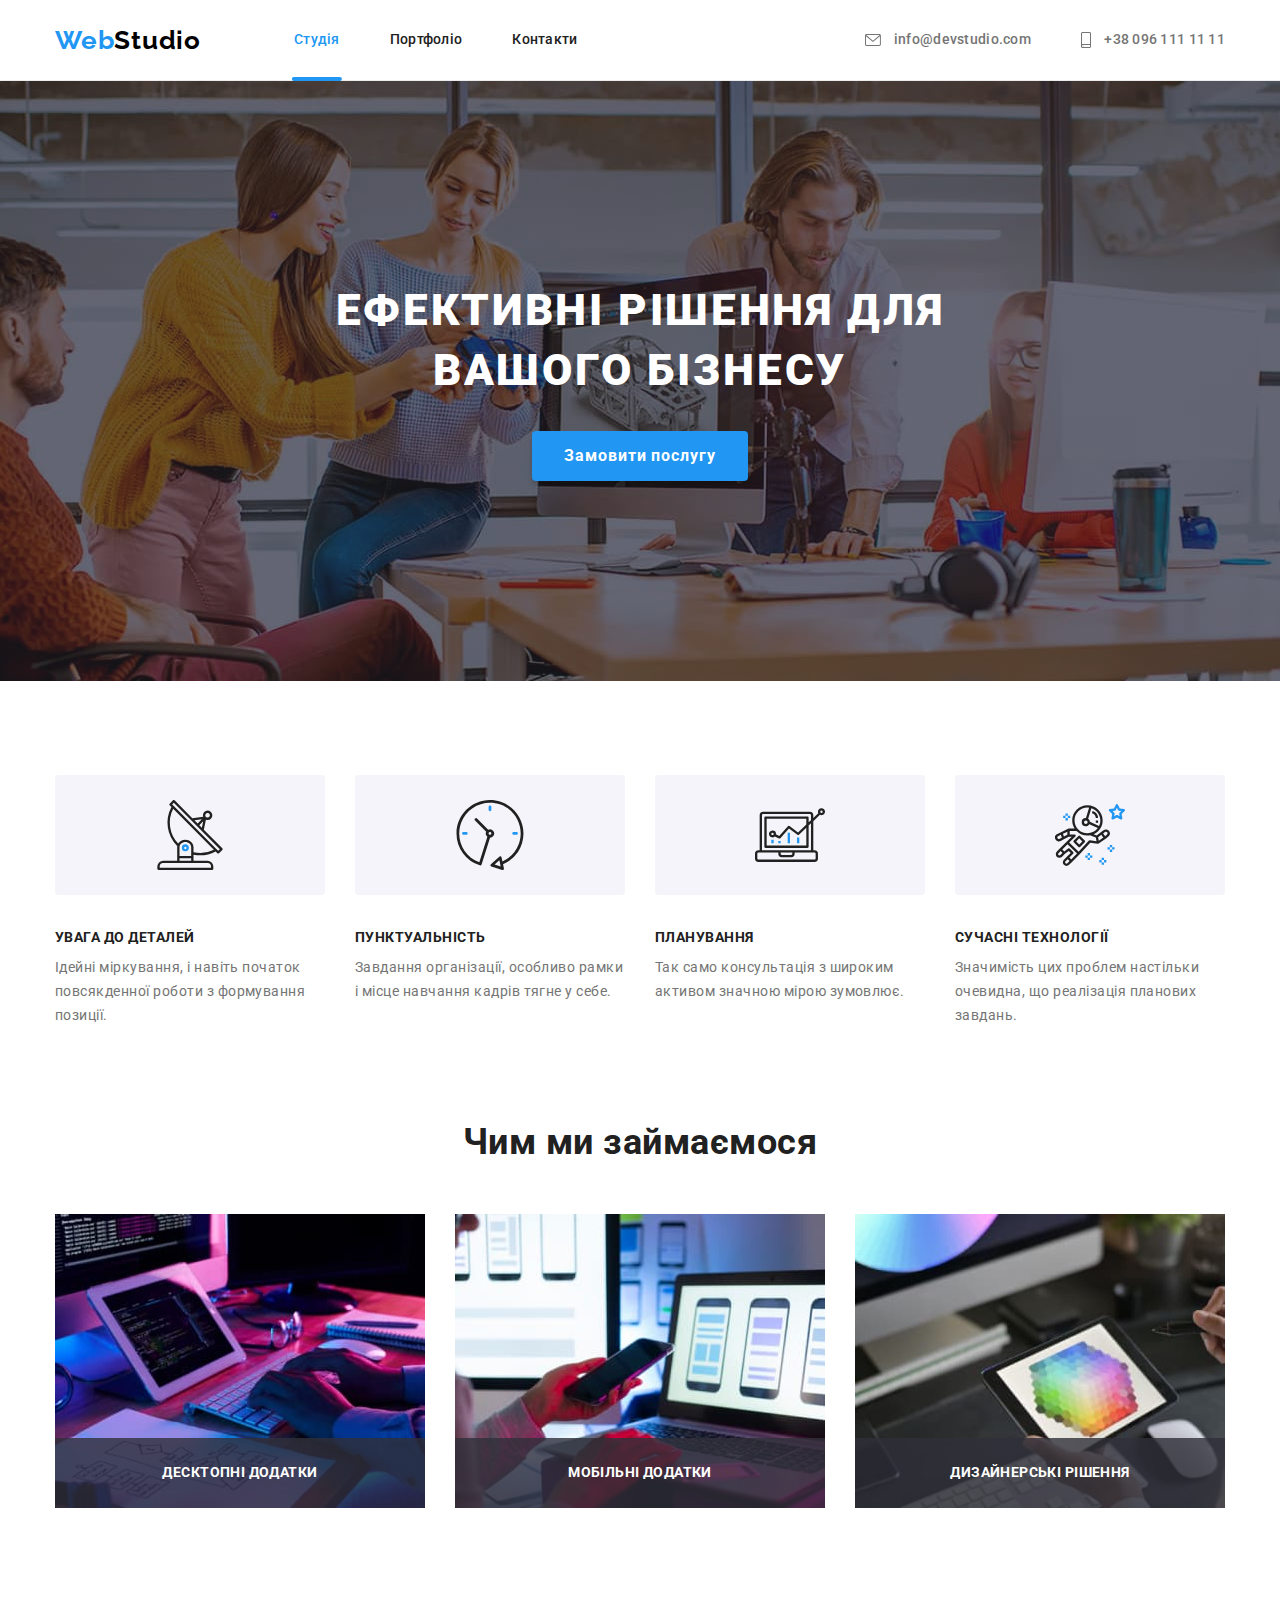
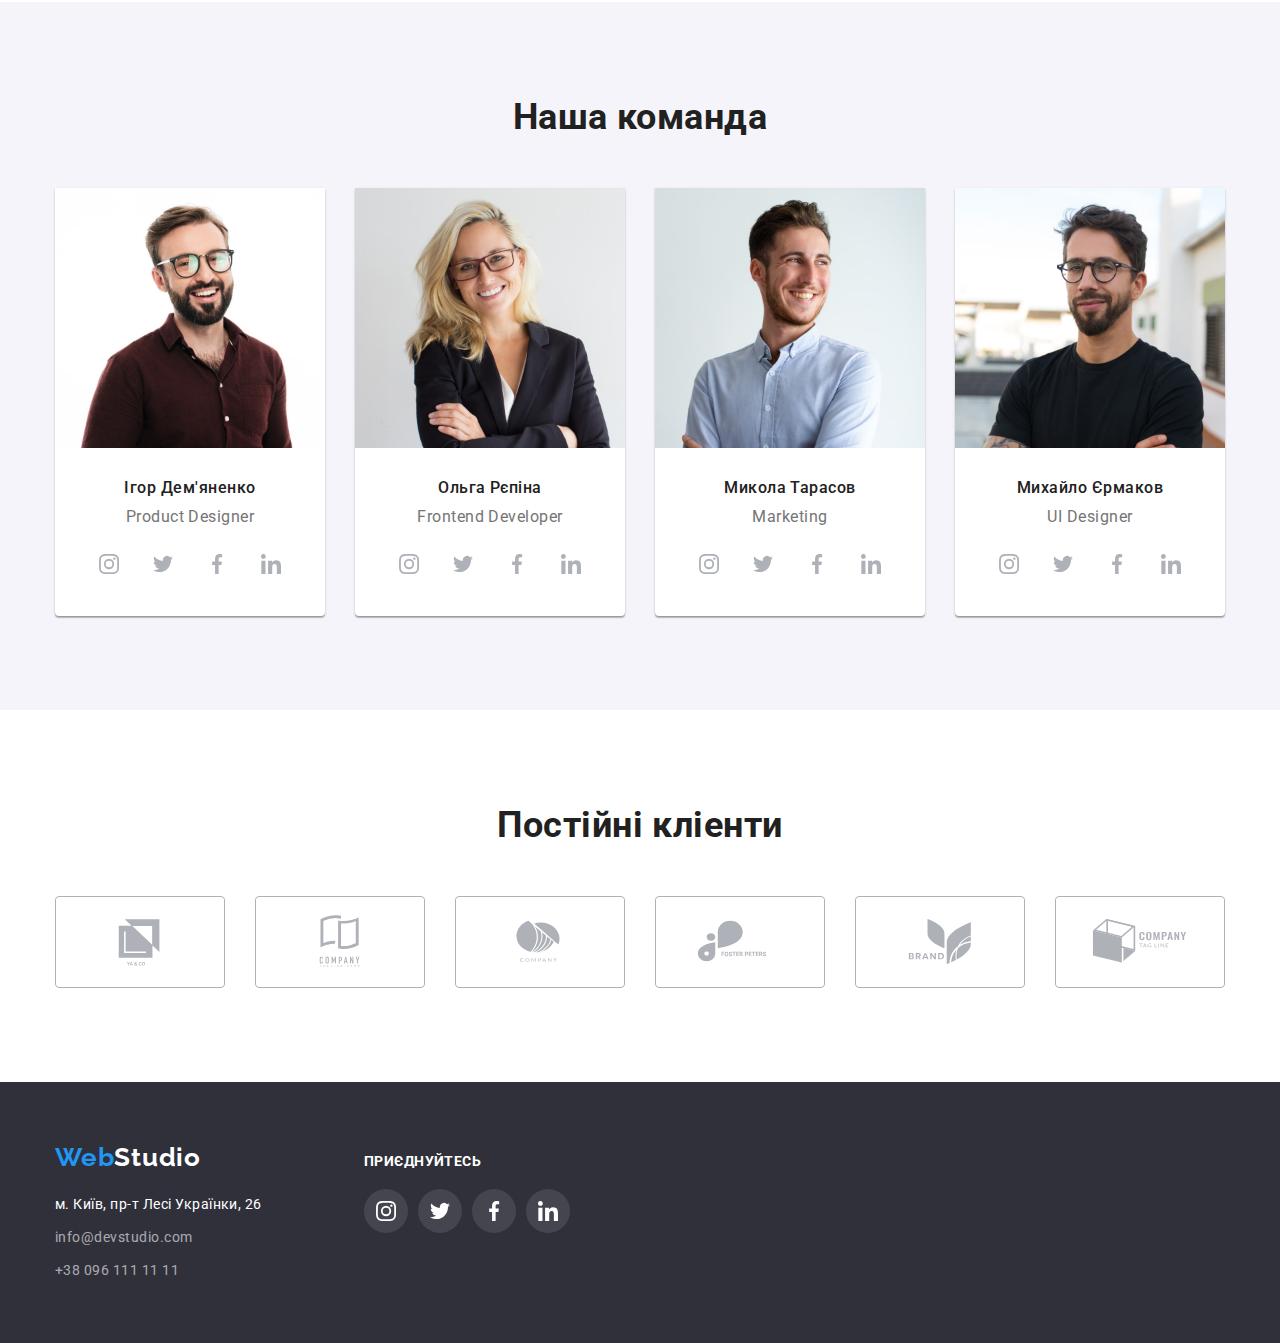
<file: index.html>
<!DOCTYPE html>
<html lang="en">

<head>
    <meta charset="UTF-8">
    <meta http-equiv="X-UA-Compatible" content="IE=edge">
    <meta name="viewport" content="width=device-width, initial-scale=1.0">
    <title>Web Studio</title>
    <link rel="preconnect" href="https://fonts.googleapis.com">
    <link rel="preconnect" href="https://fonts.gstatic.com" crossorigin>
    <link
        href="https://fonts.googleapis.com/css2?family=Raleway:wght@700&family=Roboto:wght@400;500;700;900&display=swap"
        rel="stylesheet">
    <link rel="stylesheet" href="https://cdnjs.cloudflare.com/ajax/libs/modern-normalize/1.0.0/modern-normalize.min.css" />
    <link rel="stylesheet" href="./css/styles.css">
</head>

<body>
    <header>
        <div class="container main-nav">
            <a href="./index.html" class="logo"><span>Web</span>Studio</a>
            <nav>
                <ul class="box">
                    <li class="item"><a href="./index.html" class="site-nav current">Студія</a></li>
                    <li class="item"><a href="./portfolio.html" class="site-nav">Портфоліо</a></li>
                    <li class="item"><a href="" class="site-nav">Контакти</a></li>
                </ul>
            </nav>
            <ul class="contact-box">
                <li class="item">
                    <a href="mailto:info@devstudio.com" class="contacts contact-box-email">
                        <svg class="nav-icon" width="16" height="12">
                            <use href="./images/icons.svg#icon-envelope"></use>
                        </svg>
                        info@devstudio.com</a></li>
                <li class="item">
                    <a href="tel:+380961111111" class="contacts contact-box-phone">
                        <svg class="nav-icon" width="10" height="16">
                            <use href="./images/icons.svg#icon-smartphone"></use>
                        </svg>
                        +38 096 111 11 11</a></li>
            </ul>
        </div>
    </header>

    <main>
        <!-- hero -->
        <section class="hero">
            <div class="container">
                <h1 class="hero-title">Ефективні рішення для <br />вашого бізнесу</h1>
                <button type="button" class="hero-button" data-open-modal>Замовити послугу</button>
            </div>
        </section>

        <!-- our advantages -->
        <section class="advantages">
            <div class="container">
                <ul class="section advant-box">
                    <li class="item icon-antenna">
                        <h3 class="advantage-item-title">Увага до деталей</h3>
                        <p class="text">Ідейні міркування, і навіть початок повсякденної роботи з формування позиції.</p>
                    </li>
                    <li class="item icon-clock">
                        <h3 class="advantage-item-title">Пунктуальність</h3>
                        <p class="text">Завдання організації, особливо рамки і місце навчання кадрів тягне у себе.</p>
                    </li>
                    <li class="item icon-diagram">
                        <h3 class="advantage-item-title">Планування</h3>
                         <p class="text">Так само консультація з широким активом значною мірою зумовлює.</p>
                    </li>
                    <li class="item icon-astronaut">
                        <h3 class="advantage-item-title">Сучасні технології</h3>
                        <p class="text">Значимість цих проблем настільки очевидна, що реалізація планових завдань.</p>
                 </li>
             </ul>
            </div>
        </section>
        <section class="activities">
            <div class="container">
                <h2 class="do-title">Чим ми займаємося</h2>
                <ul class="do-box">
                    <li class="item">
                        <div class="product">
                            <img src="./images/desktop-solutions.jpg" alt="Десктопні додатки" width="370" height="294" />
                            <p class="description">Десктопні додатки</p>
                        </div>
                    </li>
                    <li class="item">
                        <div class="product">
                            <img src="./images/mobile-applications.jpg" alt="Мобільні додатки" width="370" height="294" />
                            <p class="description">Мобільні додатки</p>
                        </div>
                    </li>
                    <li class="item">
                        <div class="product">
                            <img src="./images/design-solutions.jpg" alt="Дизайнерські рішення" width="370" height="294" />
                            <p class="description">Дизайнерські рішення</p>
                        </div>
                    </li>
                </ul>            
            </div>
        </section>
        <section class="team">
            <div class="container">
                <h2 class="team-title">Наша команда</h2>
                <ul class="team-box">
                    <li class="item">
                        <img class="team-member" src="./images/igor-demianenko.jpg" alt="Ігор Дем'яненко" width="270" height="260" />
                        <h3 class="card">Ігор Дем'яненко</h3>
                        <p class="text">Product Designer</p>
                        <ul class="team-socials">
                            <li><a class="soc-link" href="https://www.instagram.com/">
                                    <svg class="icon-social" width="20" height="20">
                                        <use href="./images/icons.svg#icon-instagram"></use>
                                    </svg>
                                </a></li>
                            <li><a class="soc-link" href="https://twitter.com/">
                                    <svg class="icon-social" width="20" height="20">
                                        <use href="./images/icons.svg#icon-twitter"></use>
                                    </svg>
                                </a></li>
                            <li><a class="soc-link" href="https://facebook.com/">
                                    <svg class="icon-social" width="20" height="20">
                                        <use href="./images/icons.svg#icon-facebook"></use>
                                    </svg>
                                </a></li>
                            <li><a class="soc-link" href="https://linkedin.com/">
                                    <svg class="icon-social" width="20" height="20">
                                        <use href="./images/icons.svg#icon-linkedin"></use>
                                    </svg>
                                </a></li>
                        </ul>
                    </li>
                    <li class="item">
                        <img class="team-member" src="./images/olga-repina.jpg" alt="Ольга Рєпіна" width="270" height="260" />
                        <h3 class="card">Ольга Рєпіна</h3>
                        <p class="text">Frontend Developer</p>
                        <ul class="team-socials">
                            <li><a class="soc-link" href="https://www.instagram.com/">
                                    <svg class="icon-social" width="20" height="20">
                                        <use href="./images/icons.svg#icon-instagram"></use>
                                    </svg>
                                </a></li>
                            <li><a class="soc-link" href="https://twitter.com/">
                                    <svg class="icon-social" width="20" height="20">
                                        <use href="./images/icons.svg#icon-twitter"></use>
                                    </svg>
                                </a></li>
                            <li><a class="soc-link" href="https://facebook.com/">
                                    <svg class="icon-social" width="20" height="20">
                                        <use href="./images/icons.svg#icon-facebook"></use>
                                    </svg>
                                </a></li>
                            <li><a class="soc-link" href="https://linkedin.com/">
                                    <svg class="icon-social" width="20" height="20">
                                        <use href="./images/icons.svg#icon-linkedin"></use>
                                    </svg>
                                </a></li>
                        </ul>
                    </li>
                    <li class="item">
                        <img class="team-member" src="./images/mikola-tarasov.jpg" alt="Микола Тарасов" width="270" height="260" />
                        <h3 class="card">Микола Тарасов</h3>
                        <p class="text">Marketing</p>
                        <ul class="team-socials">
                            <li><a class="soc-link" href="https://www.instagram.com/">
                                    <svg class="icon-social" width="20" height="20">
                                        <use href="./images/icons.svg#icon-instagram"></use>
                                    </svg>
                                </a></li>
                            <li><a class="soc-link" href="https://twitter.com/">
                                    <svg class="icon-social" width="20" height="20">
                                        <use href="./images/icons.svg#icon-twitter"></use>
                                    </svg>
                                </a></li>
                            <li><a class="soc-link" href="https://facebook.com/">
                                    <svg class="icon-social" width="20" height="20">
                                        <use href="./images/icons.svg#icon-facebook"></use>
                                    </svg>
                                </a></li>
                            <li><a class="soc-link" href="https://linkedin.com/">
                                    <svg class="icon-social" width="20" height="20">
                                        <use href="./images/icons.svg#icon-linkedin"></use>
                                    </svg>
                                </a></li>
                        </ul>
                    </li>
                    <li class="item">
                        <img class="team-member" src="./images/mikhailo-ermakov.jpg" alt="Михайло Єрмаков" width="270" height="260" />
                        <h3 class="card">Михайло Єрмаков</h3>
                        <p class="text">UI Designer</p>
                        <ul class="team-socials">
                            <li><a class="soc-link" href="https://www.instagram.com/">
                                <svg class="icon-social" width="20" height="20">
                                    <use href="./images/icons.svg#icon-instagram"></use>
                                </svg>
                            </a></li>
                            <li><a class="soc-link" href="https://twitter.com/">
                                <svg class="icon-social" width="20" height="20">
                                    <use href="./images/icons.svg#icon-twitter"></use>
                                </svg>
                            </a></li>
                            <li><a class="soc-link" href="https://facebook.com/">
                                <svg class="icon-social" width="20" height="20">
                                    <use href="./images/icons.svg#icon-facebook"></use>
                                </svg>
                            </a></li>
                            <li><a class="soc-link" href="https://linkedin.com/">
                                <svg class="icon-social" width="20" height="20">
                                    <use href="./images/icons.svg#icon-linkedin"></use>
                                </svg>
                            </a></li>
                        </ul>
                    </li>
                </ul>            
            </div>
        </section>
        <section class="clients">
            <div class="container">
                <h2 class="clients-title">Постійні кліенти</h2>
                <ul class="companies">
                    <li>
                        <a href="" class="company">
                            <svg class="icon" width="106" height="60">
                                <use href="./images/icons.svg#icon-company1"></use>
                            </svg>
                        </a>
                    </li>
                    <li>
                        <a href="" class="company">
                            <svg class="icon" width="106" height="60">
                                <use href="./images/icons.svg#icon-company2"></use>
                            </svg>
                        </a>
                    </li>
                    <li>
                        <a href="" class="company">
                            <svg class="icon" width="106" height="60">
                                <use href="./images/icons.svg#icon-company3"></use>
                            </svg>
                        </a>
                    </li>
                    <li>
                        <a href="" class="company">
                            <svg class="icon" width="106" height="60">
                                <use href="./images/icons.svg#icon-company4"></use>
                            </svg>
                        </a>
                    </li>
                    <li>
                        <a href="" class="company">
                            <svg class="icon" width="106" height="60">
                                <use href="./images/icons.svg#icon-company5"></use>
                            </svg>
                        </a>
                    </li>
                    <li>
                        <a href="" class="company">
                            <svg class="icon" width="106" height="60">
                                <use href="./images/icons.svg#icon-company6"></use>
                            </svg>
                        </a>
                    </li>
                    </ul>
                </div>
        </section>
    </main>
    <footer>
        <div class="container">
            <div>
                <a href="./index.html" class="logo"><span>Web</span>Studio</a>
                <address class="adds">
                    <ul>
                        <li class="item">
                            <a href="https://www.google.com.ua/maps" class="contacts" target="_blank" rel="noopener noreferrer">м. Київ,
                                пр-т Лесі Українки, 26</a>
                        </li>
                        <li class="item">
                            <a href="mailto:info@devstudio.com" class="contacts email">info@devstudio.com</a>
                        </li>
                        <li class="item">
                            <a href="tel:+380961111111" class="contacts phone">+38 096 111 11 11</a>
                        </li>
                    </ul>
                </address>
            </div>
            <div class="social-links">
                <h2 class="title">Приєднуйтесь</h2>
                <ul class="links">
                    <li>
                        <a class="link" href="https://instagram.com/">
                            <svg class="icon-social" width="20" height="20">
                                <use href="./images/icons.svg#icon-instagram"></use>
                            </svg>
                        </a></li>
                    <li>
                        <a class="link" href="https://twitter.com/">
                            <svg class="icon-social" width="20" height="20">
                                <use href="./images/icons.svg#icon-twitter"></use>
                            </svg>
                        </a></li>
                    <li>
                        <a class="link" href="https://facebook.com/">
                            <svg class="icon-social" width="20" height="20">
                                <use href="./images/icons.svg#icon-facebook"></use>
                            </svg>
                        </a></li>
                    <li>
                        <a class="link" href="https://linkedin.com/">
                            <svg class="icon-social" width="20" height="20">
                                <use href="./images/icons.svg#icon-linkedin"></use>
                            </svg>
                        </a></li>
                </ul>
            </div>            
        </div>
    </footer>
    <div class="backdrop is-hidden" data-backdrop>
        <div class="modal">
            <button data-close-modal>&#10005;</button>
        </div>
    </div>

    <script src="./js/modal.js"></script>
</body>

</html>
</file>
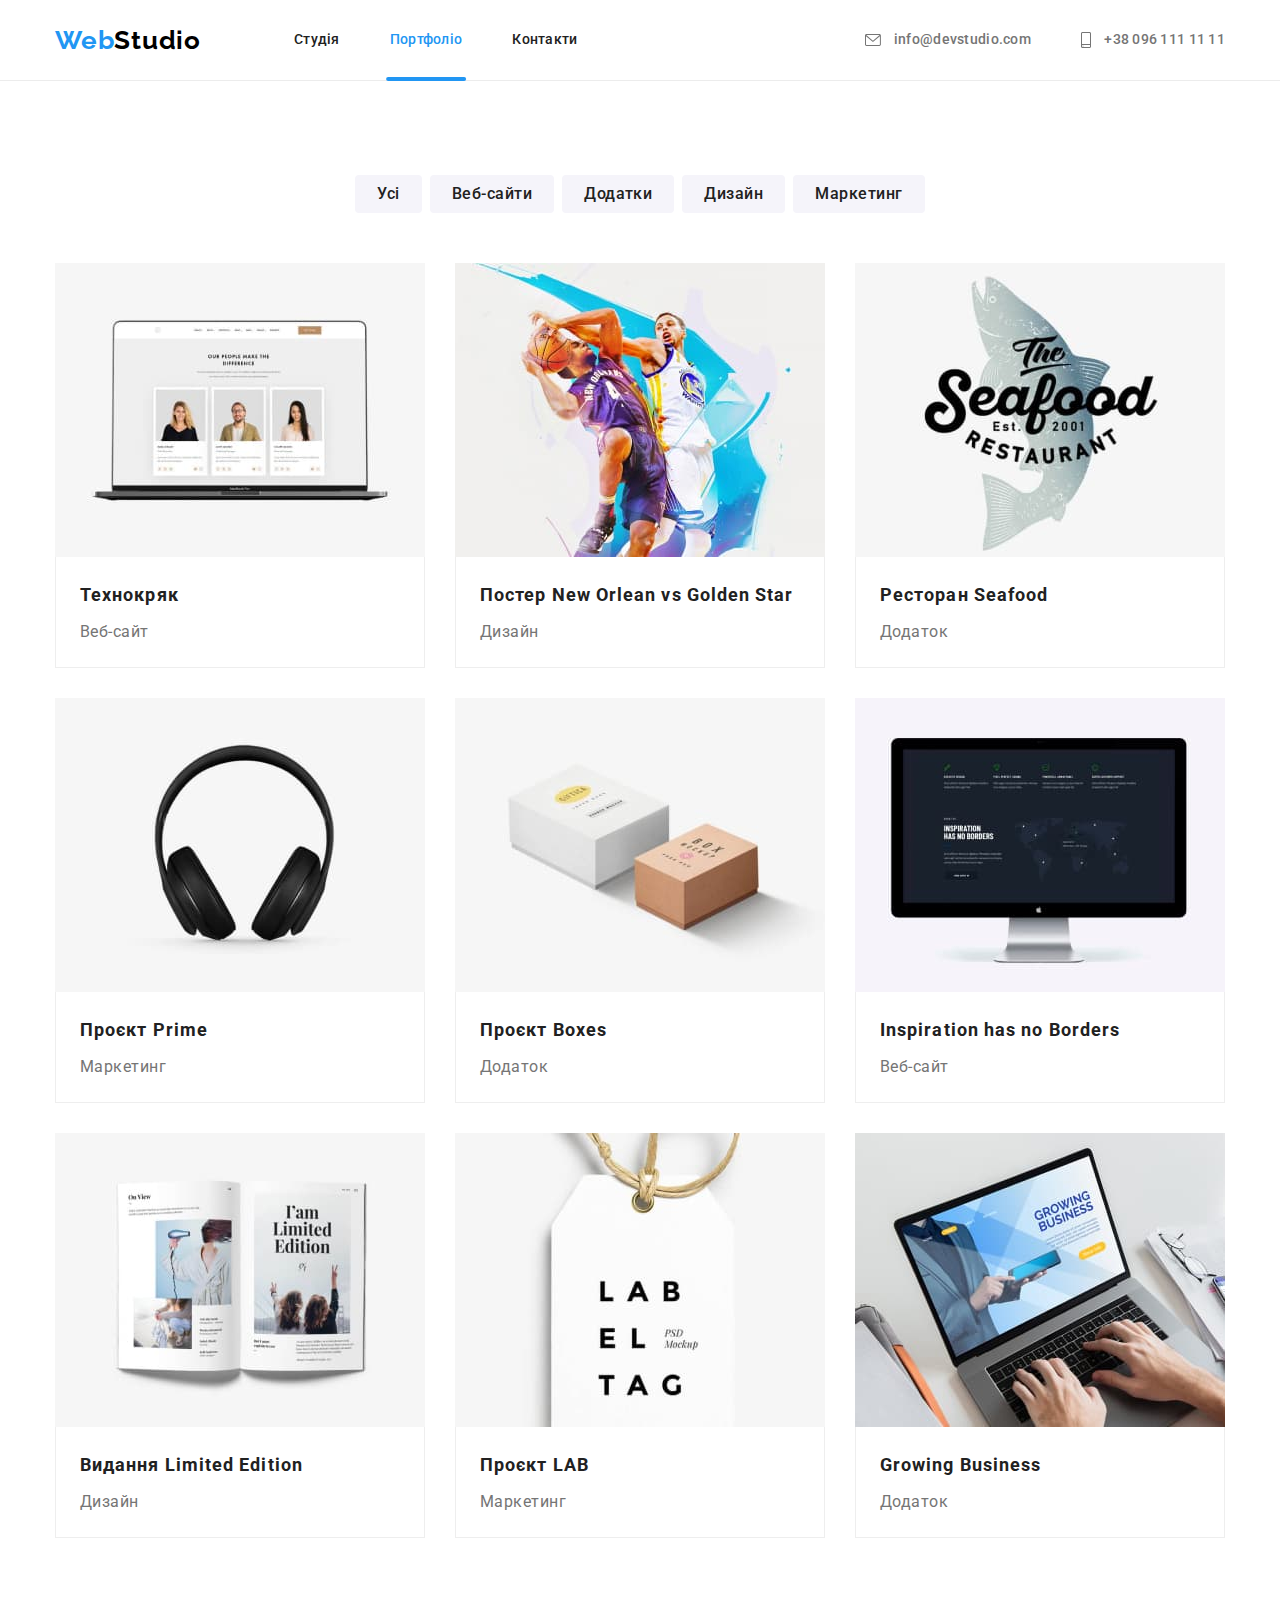
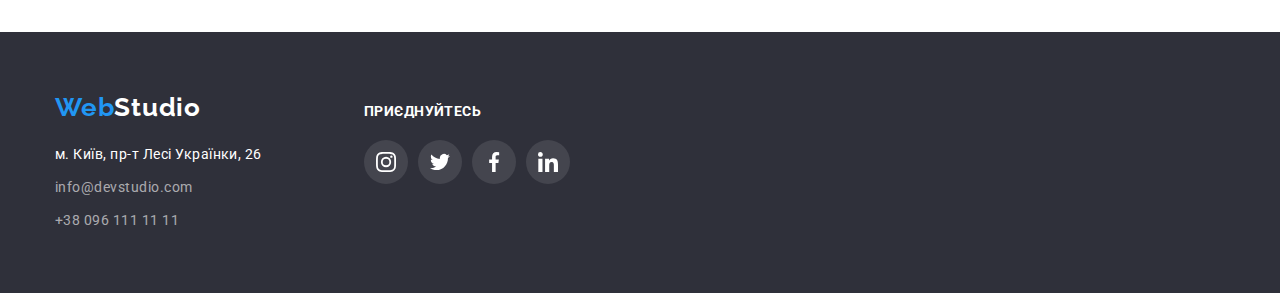
<file: portfolio.html>
<!DOCTYPE html>
<html lang="en">
<head>
    <meta charset="UTF-8">
    <meta http-equiv="X-UA-Compatible" content="IE=edge">
    <meta name="viewport" content="width=device-width, initial-scale=1.0">
    <title>Portfolio</title>
    <link rel="preconnect" href="https://fonts.googleapis.com">
    <link rel="preconnect" href="https://fonts.gstatic.com" crossorigin>
    <link href="https://fonts.googleapis.com/css2?family=Raleway:wght@700&family=Roboto:wght@400;500;700;900&display=swap" rel="stylesheet">
    <link rel="stylesheet" href="https://cdnjs.cloudflare.com/ajax/libs/modern-normalize/1.0.0/modern-normalize.min.css" />
    <link rel="stylesheet" href="./css/styles.css">
</head>
<body>
    <header>
        <div class="container main-nav">
            <a href="./index.html" class="logo"><span>Web</span>Studio</a>
            <nav>
                <ul class="box">
                    <li class="item"><a href="./index.html" class="site-nav">Студія</a></li>
                    <li class="item"><a href="./portfolio.html" class="site-nav current">Портфоліо</a></li>
                    <li class="item"><a href="" class="site-nav">Контакти</a></li>
                </ul>
            </nav>
            <ul class="contact-box">
                <li class="item">
                    <a href="mailto:info@devstudio.com" class="contacts contact-box-email">
                        <svg class="nav-icon" width="16" height="12">
                            <use href="./images/icons.svg#icon-envelope"></use>
                        </svg>
                        info@devstudio.com</a>
                </li>
                <li class="item">
                    <a href="tel:+380961111111" class="contacts contact-box-phone">
                        <svg class="nav-icon" width="10" height="16">
                            <use href="./images/icons.svg#icon-smartphone"></use>
                        </svg>
                        +38 096 111 11 11</a>
                </li>
            </ul>
        </div>
    </header>
    
    <main>
        <section class="works">
            <div class="container">
                <h1></h1>
                <ul class="filters">
                    <li class="item"><button type="button" class="filter">Усі</button></li>
                    <li class="item"><button type="button" class="filter">Веб-сайти</button></li>
                    <li class="item"><button type="button" class="filter">Додатки</button></li>
                    <li class="item"><button type="button" class="filter">Дизайн</button></li>
                    <li class="item"><button type="button" class="filter">Маркетинг</button></li>
                </ul>
                <ul class="work">
                    <li class="work-item"><a href="" class="work-link">
                            <div class="work-img">
                                <img src="./images/technokryak.jpg" alt="Технокряк" width="370" height="294" />
                                <p class="proposition">Ресурс пропонує комплексні пропозиції з різним рівнем функціоналу та сервісів. Все це дозволить
                                    відвідувачу отримати вичерпні відомості про компанію чи приватну особу.</p>
                            </div>
                            <div class="work-info">
                                <h2 class="topic">Технокряк</h2>
                                <p class="type-of-work">Веб-сайт</p>
                            </div>                        </a></li>
                    <li class="work-item"><a href="" class="work-link">
                            <div class="work-img">
                               <img src="./images/poster-new-orlean-vs-golden-star.jpg" alt="Постер New Orlean vs Golden Star" width="370" height="294" />
                                <p class="proposition">Ресурс пропонує комплексні пропозиції з різним рівнем функціоналу та сервісів. Все це дозволить
                                    відвідувачу отримати вичерпні відомості про компанію чи приватну особу.</p>
                            </div>
                            <div class="work-info">
                                <h2 class="topic">Постер New Orlean vs Golden Star</h2>
                                <p class="type-of-work">Дизайн</p>
                            </div>
                        </a></li>
                    <li class="work-item"><a href="" class="work-link">
                            <div class="work-img">
                                <img src="./images/restaurant-seafood.jpg" alt="Ресторан Seafood" width="370" height="294" />
                                <p class="proposition">Ресурс пропонує комплексні пропозиції з різним рівнем функціоналу та сервісів. Все це дозволить
                                    відвідувачу отримати вичерпні відомості про компанію чи приватну особу.</p>
                            </div>
                            <div class="work-info">
                                <h2 class="topic">Ресторан Seafood</h2>
                                <p class="type-of-work">Додаток</p>
                            </div>
                        </a></li>
                    <li class="work-item"><a href="" class="work-link">
                            <div class="work-img">
                                <img src="./images/project-prime.jpg" alt="Проєкт Prime" width="370" height="294" />
                                <p class="proposition">Ресурс пропонує комплексні пропозиції з різним рівнем функціоналу та сервісів. Все це дозволить
                                    відвідувачу отримати вичерпні відомості про компанію чи приватну особу.</p>
                            </div>
                            <div class="work-info">
                                <h2 class="topic">Проєкт Prime</h2>
                                <p class="type-of-work">Маркетинг</p>
                            </div>
                        </a></li>
                    <li class="work-item"><a href="" class="work-link">
                            <div class="work-img">
                                <img src="./images/project-boxes.jpg" alt="Проєкт Boxes" width="370" height="294" />
                                <p class="proposition">Ресурс пропонує комплексні пропозиції з різним рівнем функціоналу та сервісів. Все це дозволить
                                    відвідувачу отримати вичерпні відомості про компанію чи приватну особу.</p>
                            </div>
                            <div class="work-info">
                                <h2 class="topic">Проєкт Boxes</h2>
                                <p class="type-of-work">Додаток</p>
                            </div>
                        </a></li>
                    <li class="work-item"><a href="" class="work-link">
                            <div class="work-img">
                                <img src="./images/inspiration-has-no-borders.jpg" alt="Inspiration has no Borders" width="370" height="294" />
                                <p class="proposition">Ресурс пропонує комплексні пропозиції з різним рівнем функціоналу та сервісів. Все це дозволить
                                    відвідувачу отримати вичерпні відомості про компанію чи приватну особу.</p>
                            </div>
                            <div class="work-info">
                                <h2 class="topic">Inspiration has no Borders</h2>
                                <p class="type-of-work">Веб-сайт</p>
                            </div>
                        </a></li>
                    <li class="work-item"><a href="" class="work-link">
                            <div class="work-img">
                                <img src="./images/magazine-limited-edition.jpg" alt="Видання Limited Edition" width="370" height="294" />
                                <p class="proposition">Ресурс пропонує комплексні пропозиції з різним рівнем функціоналу та сервісів. Все це дозволить
                                    відвідувачу отримати вичерпні відомості про компанію чи приватну особу.</p>                            
                            </div>
                            <div class="work-info">
                                <h2 class="topic">Видання Limited Edition</h2>
                                <p class="type-of-work">Дизайн</p>
                            </div>
                        </a></li>
                    <li class="work-item"><a href="" class="work-link">
                            <div class="work-img">
                                <img src="./images/project-lab.jpg" alt="Проєкт LAB" width="370" height="294" />
                                <p class="proposition">Ресурс пропонує комплексні пропозиції з різним рівнем функціоналу та сервісів. Все це дозволить
                                    відвідувачу отримати вичерпні відомості про компанію чи приватну особу.</p>                            
                            </div>
                            <div class="work-info">
                                <h2 class="topic">Проєкт LAB</h2>
                                <p class="type-of-work">Маркетинг</p>
                            </div>
                        </a></li>
                    <li class="work-item"><a href="" class="work-link">
                            <div class="work-img">
                                <img src="./images/growing-business.jpg" alt="Growing Business" width="370" height="294" />
                                <p class="proposition">Ресурс пропонує комплексні пропозиції з різним рівнем функціоналу та сервісів. Все це дозволить відвідувачу отримати вичерпні відомості про компанію чи приватну особу.</p>
                            </div>
                            <div class="work-info">
                                <h2 class="topic">Growing Business</h2>
                                <p class="type-of-work">Додаток</p>
                            </div>
                        </a></li>
                </ul>            
            </div>
        </section>
    </main>
    <footer>
        <div class="container">
            <div>
                <a href="./index.html" class="logo"><span>Web</span>Studio</a>
                <address class="adds">
                    <ul>
                        <li class="item">
                            <a href="https://www.google.com.ua/maps" class="contacts" target="_blank"
                                rel="noopener noreferrer">м. Київ,
                                пр-т Лесі Українки, 26</a>
                        </li>
                        <li class="item">
                            <a href="mailto:info@devstudio.com" class="contacts email">info@devstudio.com</a>
                        </li>
                        <li class="item">
                            <a href="tel:+380961111111" class="contacts phone">+38 096 111 11 11</a>
                        </li>
                    </ul>
                </address>
            </div>
            <div class="social-links">
                <h2 class="title">Приєднуйтесь</h2>
                <ul class="links">
                    <li>
                        <a class="link" href="https://instagram.com/">
                            <svg class="icon-social" width="20" height="20">
                                <use href="./images/icons.svg#icon-instagram"></use>
                            </svg>
                        </a>
                    </li>
                    <li>
                        <a class="link" href="https://twitter.com/">
                            <svg class="icon-social" width="20" height="20">
                                <use href="./images/icons.svg#icon-twitter"></use>
                            </svg>
                        </a>
                    </li>
                    <li>
                        <a class="link" href="https://facebook.com/">
                            <svg class="icon-social" width="20" height="20">
                                <use href="./images/icons.svg#icon-facebook"></use>
                            </svg>
                        </a>
                    </li>
                    <li>
                        <a class="link" href="https://linkedin.com/">
                            <svg class="icon-social" width="20" height="20">
                                <use href="./images/icons.svg#icon-linkedin"></use>
                            </svg>
                        </a>
                    </li>
                </ul>
            </div>
        </div>
    </footer>
</body>
</html>
</file>
<file: css/styles.css>
:root {
    --primary-color:#212121;
    --primary-background-color: #fff;
    --secondary-color: #757575;
    --secondary-background-color: #F5F4FA;
    --logo-color: #2196F3;
    --footer-background-color: #2F303A;
    --footer-contact-color: rgba(255, 255, 255, .6);
    --icon-color: #AFB1B8;
    --timing-function: cubic-bezier(0.4, 0, 0.2, 1);
}
a {
    text-decoration: none;
}
h1,
h2,
h3,
p,
ul,
li,
a {
    margin: 0;
    border-width:  0;
    padding: 0;
}
ul {
    list-style: none;
}
.container {
    width: 1200px;
    padding-left: 15px;
    padding-right: 15px;
    margin-left: auto;
    margin-right: auto;
}
body {
    color: var(--primary-color);
    background-color: var(--primary-background-color);
    font-family: Roboto, sans-serif;
    font-weight: 400;
    letter-spacing: 0.03em;

}
header {
    border-bottom: 1px solid #ECECEC;
}
.site-nav,
header .contacts {
    display: block;
    padding-top: 32px;
    padding-bottom: 32px;

    color: inherit;
    font-weight: 500;
    font-size: 14px;
    line-height: 1.14;
    letter-spacing: 0.02em;

    transition: color 250ms var(--timing-function);
}
.box .item {
    position: relative;
}
.current::after {
    content: '';
    position: absolute;
    display: block;
    bottom: -1px;
    left: 50%;
    transform: translate(-50%);

    width: 110%;
    height: 4px;
    border-radius: 2px;
    background-color: var(--logo-color);
}

.logo {
    margin-right: 93px;
    
    color: var(--primary-background-color);
    font-family: Raleway, sans-serif;
    font-weight: 700;
    font-size: 26px;
    line-height: 1.19;
    letter-spacing: 0.03em;
}
header .logo{
    color: #000;
}
.box {
    display: flex;
}
.box .item + .item,
.contact-box .item + .item {
    margin-left: 50px;
}
.contact-box {
    display: flex;
    margin-left: auto;
}
.nav-icon {
    padding: 0;
    margin-right: 10px;
    fill: currentColor;
    vertical-align: middle;

    transition: fill 250ms var(--timing-function);
}


.main-nav {
    display: flex;
    align-items: center;
}
.hero {
    display: flex;
    height: 600px;
    align-items: center;
    background-image:
        linear-gradient(rgba(47, 48, 58, 0.4), rgba(47, 48, 58, 0.4)),
        url('../images/main-background-img.jpg');
    background-repeat: no-repeat;
    background-position: center;
    text-align: center;
}

.hero button,
.filter:hover,
.filter:focus,
.link:hover,
.link:focus {
    color: var(--primary-background-color);
    background-color: var(--logo-color);
}
.hero-title {
    margin-bottom: 30px;

    color: var(--primary-background-color);
    font-weight: 900;
    font-size: 44px;
    line-height: 1.36;
    letter-spacing: 0.06em;
    text-transform: uppercase;
}

.hero-button {   
    border-radius: 4px;
    box-shadow: 0px 4px 4px rgba(0, 0, 0, 0.15);
    min-width: 216px;
    padding: 10px 32px;
    border: none;

    font-weight: 700;
    font-size: 16px;
    line-height: 1.88;
    letter-spacing: 0.06em;
}




.backdrop {
    position: fixed;
    top: 0;
    left: 0;
    width: 100%;
    height: 100%;
    background-color: rgba(0, 0, 0, 0.2);
    
    opacity: 1;
    transition: opacity 250ms var(--timing-function);
}

.backdrop.is-hidden {
    opacity: 0;
    pointer-events: none;
}
.backdrop.is-hidden .modal {
    transform: translate(-50%, -50%) scale(2) rotate(2turn);
    opacity: 0;
} 
.modal {
    position: absolute;
    top: 50%;
    left: 50%;
    

    min-height: 581px;
    min-width: 528px;
    border-radius: 4px;
    padding: 8px;

    background-color: #fff;

    opacity: 1;
    transform: translate(-50%, -50%) scale(1);
    transition: transform 500ms var(--timing-function), 
                opacity 500ms var(--timing-function);
}
.modal button {
    float: right;
    width: 30px;
    height: 30px;
    border-radius: 50%;
    background: #FFF;
    border: 1px solid rgba(0, 0, 0, 0.1);
}

.advantages,
.works,
.clients {
    padding-top: 94px;
    padding-bottom: 94px;
}
.advantage-item-title {
    margin-bottom: 10px;

    font-weight: 700;
    font-size: 14px;
    line-height: 1.14;
    text-transform: uppercase;
}
.advantages .text {
    font-size: 14px;
    line-height: 1.71;
}
.advant-box {
    display: flex;
}

.advant-box .item {
    width: calc((100%-90px)/4);
}

.advant-box .item+.item {
    margin-left: 30px;
}
.advant-box .item::before {
    display: inline-block;
    content: "";
    height: 120px;
    width: 270px;
    background-color: var(--secondary-background-color);
    border-radius: 4px;
    margin-bottom: 30px;
    background-repeat: no-repeat;
    background-position: center;
}
.icon-antenna::before {
    background-image: url(../images/antenna.svg);
}
.icon-clock::before {
    background-image: url(../images/clock.svg);
}
.icon-diagram::before {
    background-image: url(../images/diagram.svg);
}
.icon-astronaut::before {
    background-image: url(../images/astronaut.svg);
}

.text,
.type-of-work,
header .contacts {
    color: var(--secondary-color);
}
.activities {
    padding-bottom: 94px;
}
.do-box {
    display: flex;
}

.do-box .item + .item {
    margin-left: 30px;
}
.product {
    position: relative;
    max-height: 294px;
}

.description {
    position: absolute;
    display: flex;
    width: 100%;
    height: 70px;
    align-items: center;
    justify-content: center;
    left: 0;
    bottom: 0;

    font-weight: 700;
    font-size: 14px;
    line-height: 1.17;
    text-align: center;
    letter-spacing: 0.03em;
    text-transform: uppercase;
    color: var(--primary-background-color);
    border: 0;
    background-color: rgba(47, 48, 58, 0.8);
}

.team {
    padding-top: 94px;
    padding-bottom: 94px;
}
.do-title,
.team-title,
.clients-title {
    margin-bottom: 50px;
    font-weight: 700;
    font-size: 36px;
    line-height: 1.17;
    text-align: center;
}
.team .card {
    font-weight: 500;
    font-size: 16px;
    line-height: 1.19;
    text-align: center;
    margin-bottom: 10px;
}
.team .text {
    font-weight: 400;
    font-size: 16px;
    line-height: 1.19;
    text-align: center;
    margin-bottom: 16px;
}
.team-member {
    margin-bottom: 30px;
}
.team-box {
    display: flex;
}
.team-box .item + .item {
    margin-left: 30px;
}
.team-box .item {
    border-bottom-left-radius: 4px;
    border-bottom-right-radius: 4px;
    padding-bottom: 30px;
    box-shadow:
        0px 1px 3px rgba(0, 0, 0, 0.12),
        0px 1px 1px rgba(0, 0, 0, 0.14),
        0px 2px 1px rgba(0, 0, 0, 0.2);
    border-radius: 0px 0px 4px 4px;
    background-color: var(--primary-background-color);
}
span,
.current, 
.site-nav:hover,
.site-nav:focus,
.site-nav:active,
.contacts:focus,
.contacts:hover,
.contacts:active,
.contacts.email:hover,
.contacts.phone:hover,
.contacts.email:active,
.contacts.phone:active,
.contacts.email:focus,
.contacts.phone:focus {
    color: var(--logo-color);
}

.contacts.email,
.contacts.phone {
    color: var(--footer-contact-color);
    transition: color 250ms var(--timing-function);
}

.team {
    background-color: var(--secondary-background-color);
}

.team-socials {
    display: flex;
    align-items: center;
    justify-content: center;
}
.soc-link {
    display: flex;
    align-items: center;
    justify-content: center;
    width: 44px;
    height: 44px;
    border-radius: 50%;

    color: var(--icon-color);
    
    transition: background-color 250ms var(--timing-function);
}
.team-socials li:not(:last-child) {
    margin-right: 10px;
}
.icon-social {
    fill: currentColor;
    transition: color 250ms var(--timing-function);
}

.soc-link:hover,
.soc-link:focus {
    background-color: var(--logo-color);
    color: var(--primary-background-color);
}
.companies {
    display: flex;
}
.company {
    display: flex;
    align-items: center;
    justify-content: center;
    width: 170px;
    height: 92px;
    border: 1px solid var(--icon-color);
    border-radius: 4px;

    color: var(--icon-color);
    transition: color 250ms var(--timing-function),
                border-color 250ms var(--timing-function);
    }
.companies li:not(:last-child) {
    margin-right: 30px;
}
.icon {
    fill: currentColor;
    transition: fill 250ms var(--timing-function);
}
.company:hover,
.company:focus {
    border-color: var(--logo-color);
    color: var(--logo-color);
}
.icon:hover,
.icon:focus,
.nav-icon:hover,
.nav-icon:focus {
    fill: var(--logo-color);
}
.filters {
    display: flex;
    margin-bottom: 50px;
    justify-content: center;
}
.filters .item + .item {
    margin-left: 8px;
}

.filter {
    padding: 6px 22px;

    color: inherit;
    background-color: var(--secondary-background-color);
    font-weight: 500;
    font-size: 16px;
    line-height: 1.62;
    letter-spacing: 0.03em;

    transition: color 250ms var(--timing-function),
                background-color 250ms var(--timing-function),
                box-shadow 250ms var(--timing-function);
}

.filters button {
    border: none;
    border-radius: 4px;
}
.filter:hover,
.filter:focus {
    box-shadow:
        0px 3px 1px rgba(0, 0, 0, 0.1),
        0px 1px 2px rgba(0, 0, 0, 0.08),
        0px 2px 2px rgba(0, 0, 0, 0.12);
}
.work-info {
    padding: 20px 24px;
    border: 1px solid #EEE;
    border-top: 0;
}

.work-info .topic {
    color: var(--primary-color);
    font-weight: 700;
    font-size: 18px;
    line-height: 2;
    letter-spacing: 0.06em;
    margin-bottom: 4px;
}

.item img {
    display: block;
}

.type-of-work {
    font-size: 16px;
    line-height: 1.88;
}
.work {
    display: flex;
    flex-wrap: wrap;
}

.work-item {
    margin-right: 30px;
    margin-bottom: 30px;
}
.work-link {
    display: inline-block;
    
    transition: box-shadow 250ms var(--timing-function);
}
.work-link:focus,
.work-link:hover {
    box-shadow: 
    0px 1px 1px rgba(0, 0, 0, 0.12), 
    0px 4px 4px rgba(0, 0, 0, 0.06), 
    1px 4px 6px rgba(0, 0, 0, 0.16);
}

.work-item:nth-child(3n) {
    margin-right: 0;
}
.work-item:nth-child(n+7) {
    margin-bottom: 0;
}
.work-img {
    position: relative;
    overflow: hidden;
    height: 294px;
    perspective: 600px;
}
.proposition {
    position: absolute;
    display: inline-block;
    top: 0;
    left: 0;
    overflow: hidden;
    
    width: 100%;
    height: 100%;
    padding-left: 24px;
    padding-right: 24px;
    padding-top: 63px;
    
    font-size: 18px;
    line-height: 1.56;
    letter-spacing: 0.03em;

    color: var(--primary-background-color);
    background-color: rgba(33, 150, 243, 0.9);
    transform: translateY(101%) rotateX(60deg);
    
    transition: transform 250ms var(--timing-function);
}
.work-link:hover .proposition,
.work-link:focus .proposition {
    transform: translateY(0) rotateX(0);
}
.hero-button,
.filter,
.link,
button {
    cursor: pointer;
}
footer .contacts {
    color: var(--primary-background-color);
    font-style: normal;
    font-size: 14px;
    line-height: 1.71;
}
.adds {
    margin-top: 20px;
} 
.adds .item {
    margin-bottom: 9px;
}

.adds .item:last-child {
    margin-bottom: 0;
}
footer .container {
    display: flex;
    padding-top: 60px;
    padding-bottom: 60px;
    align-items: baseline;
}
footer {
    background-color: var(--footer-background-color);
}
.social-links .title{
    color: var(--primary-background-color);
    font-weight: 700;
    font-size: 14px;
    line-height: 1.17;
    letter-spacing: 0.03em;
    text-transform: uppercase;
    margin-bottom: 20px;
}
.links {
    display: flex;
}
.link {
    display: flex;
    align-items: center;
    justify-content: center;
    width: 44px;
    height: 44px;
    background-color: rgba(255, 255, 255, .1);
    border-radius: 50%;

    transition: color 250ms var(--timing-function),
                background-color 250ms var(--timing-function);    
}
.links li:not(:last-child) {
    margin-right: 10px;
}
.link .icon-social{
    fill: #fff;
}
.link:nth-child(4) {
    margin-right: 0;
}

.social-links {
    margin-left: 70px;
}
</file>
